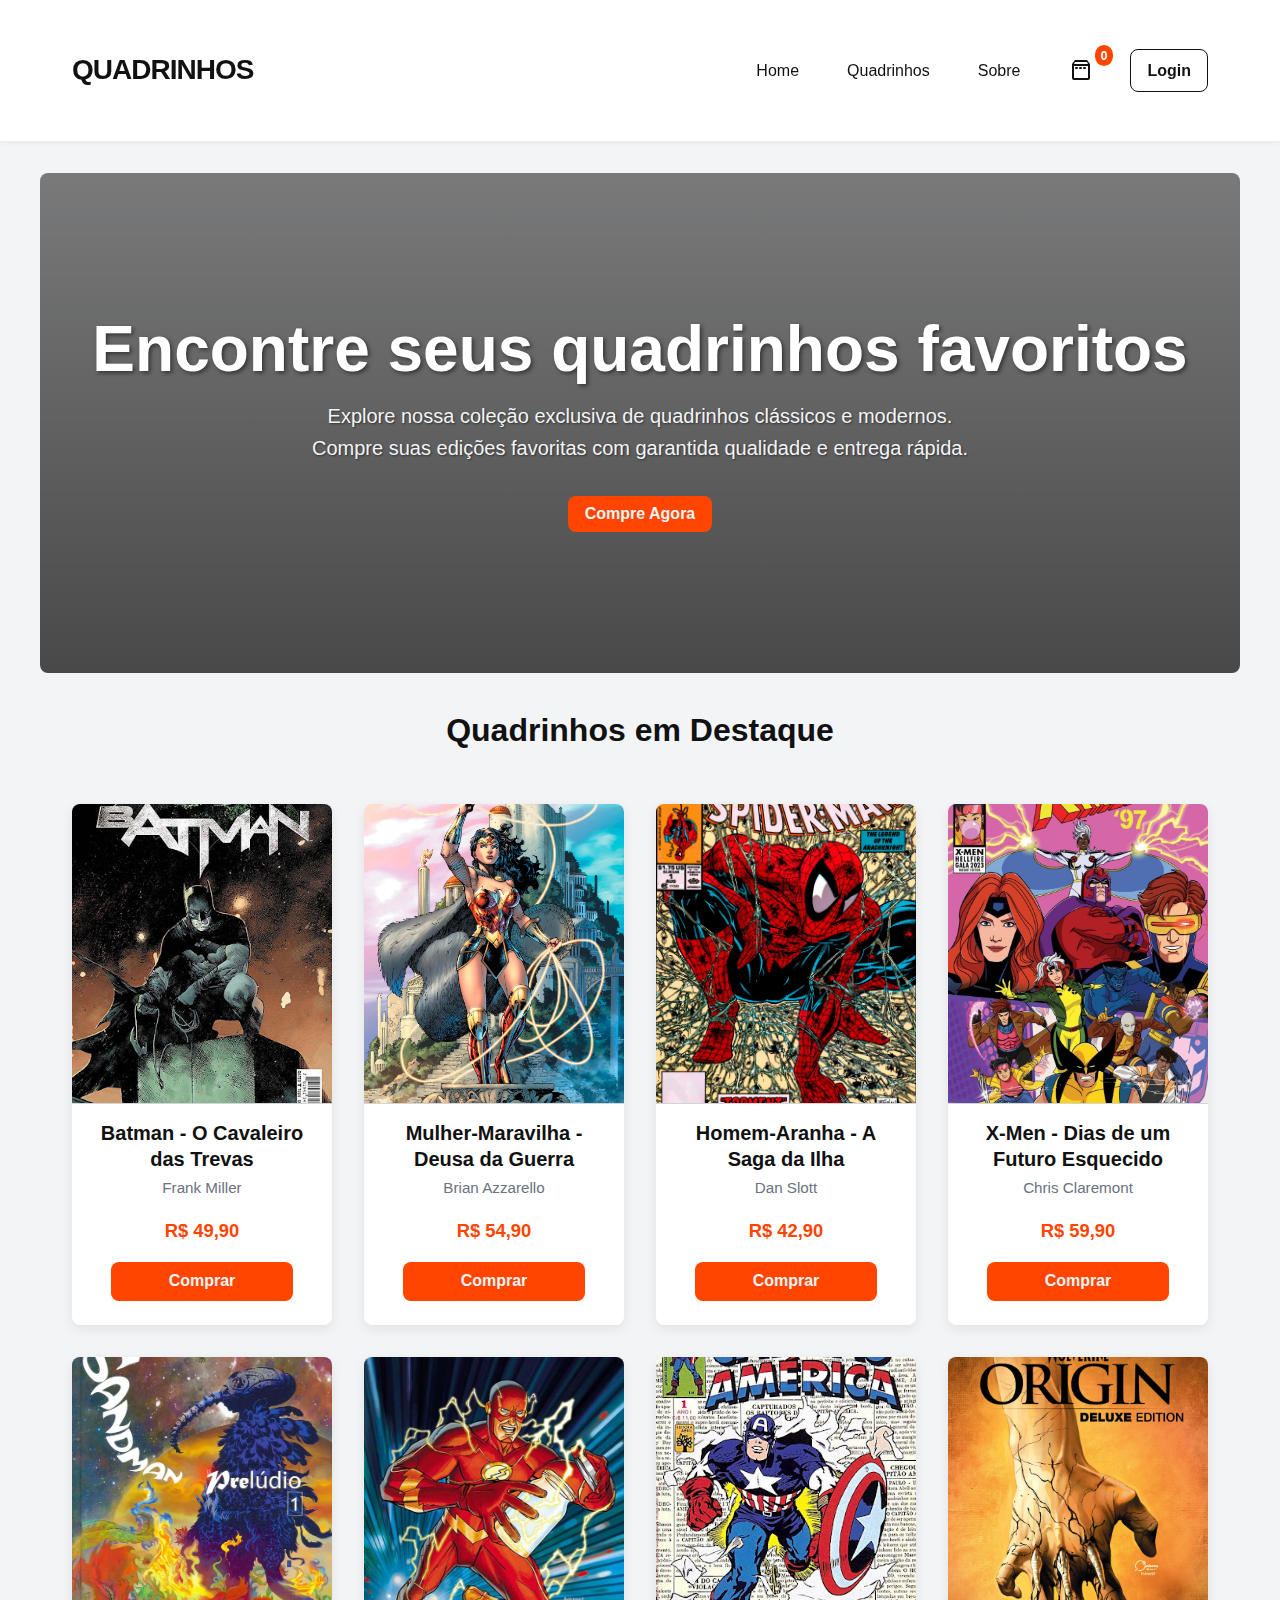
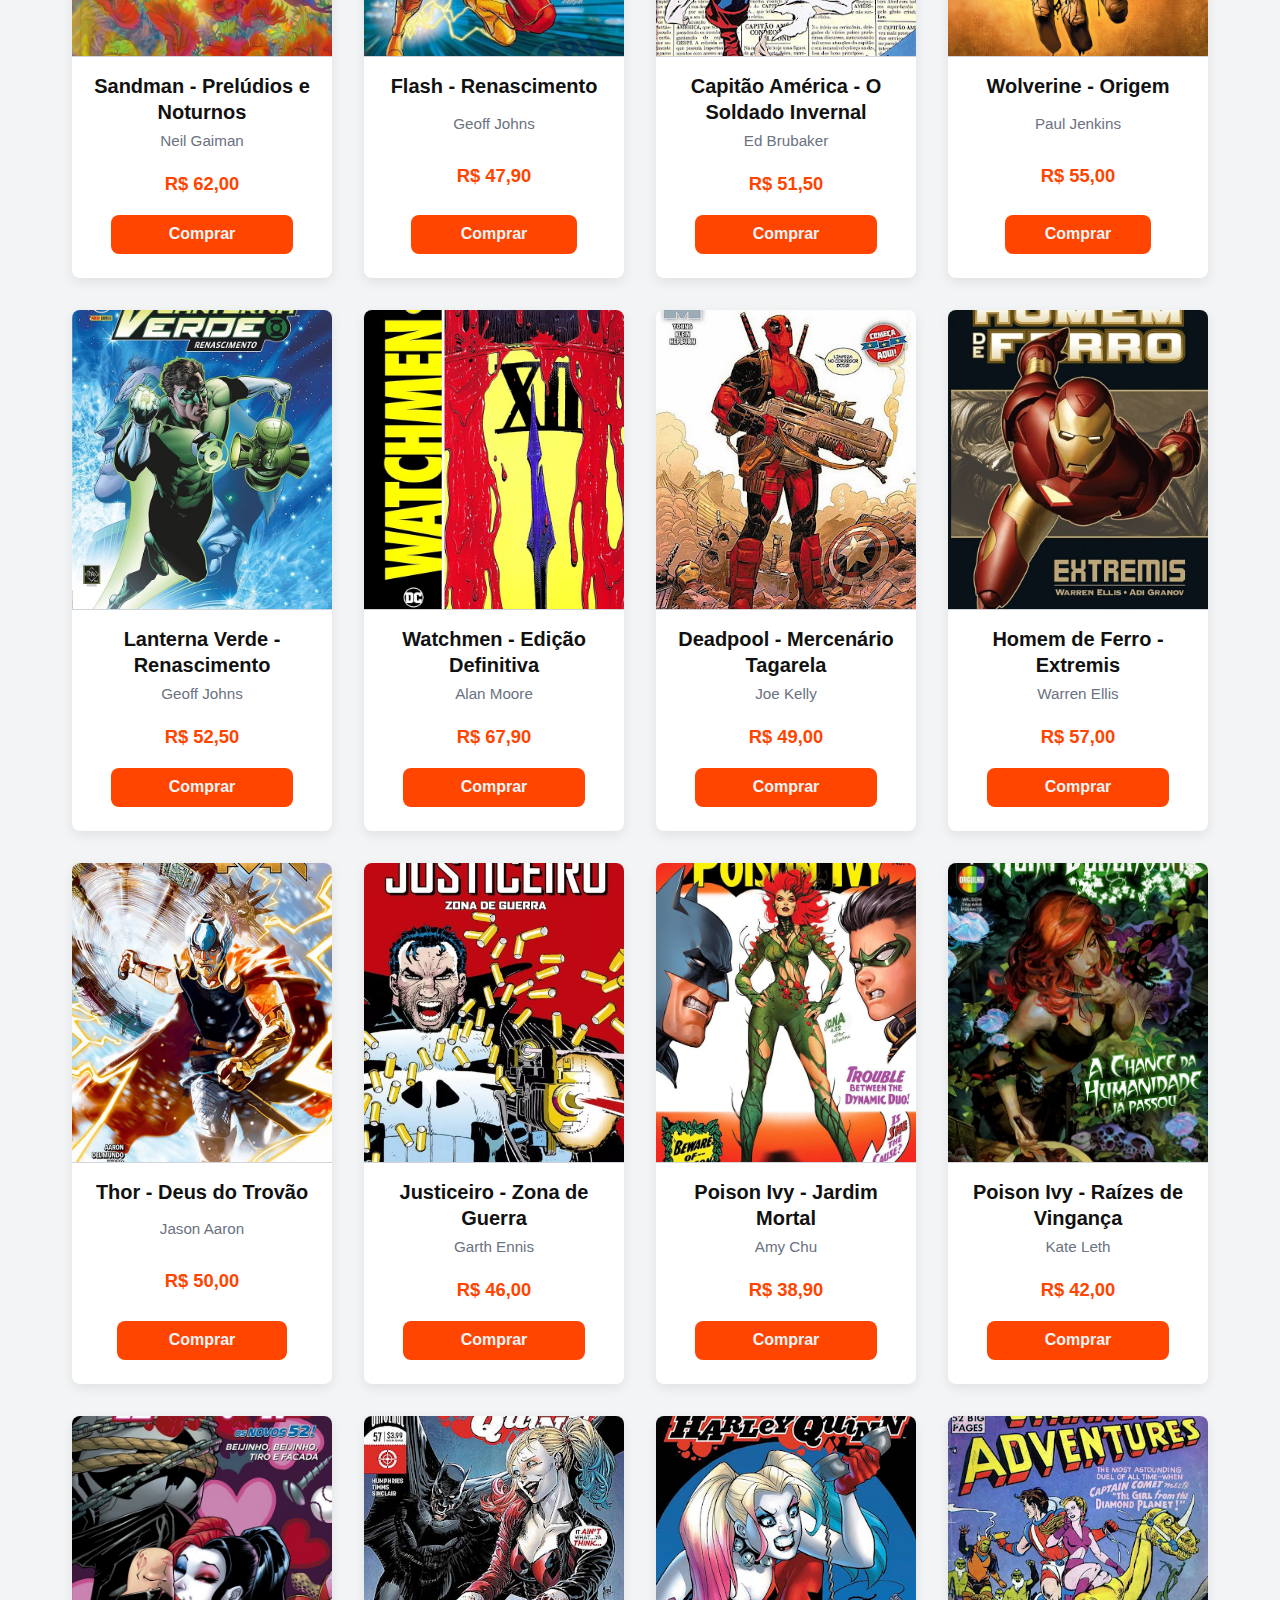
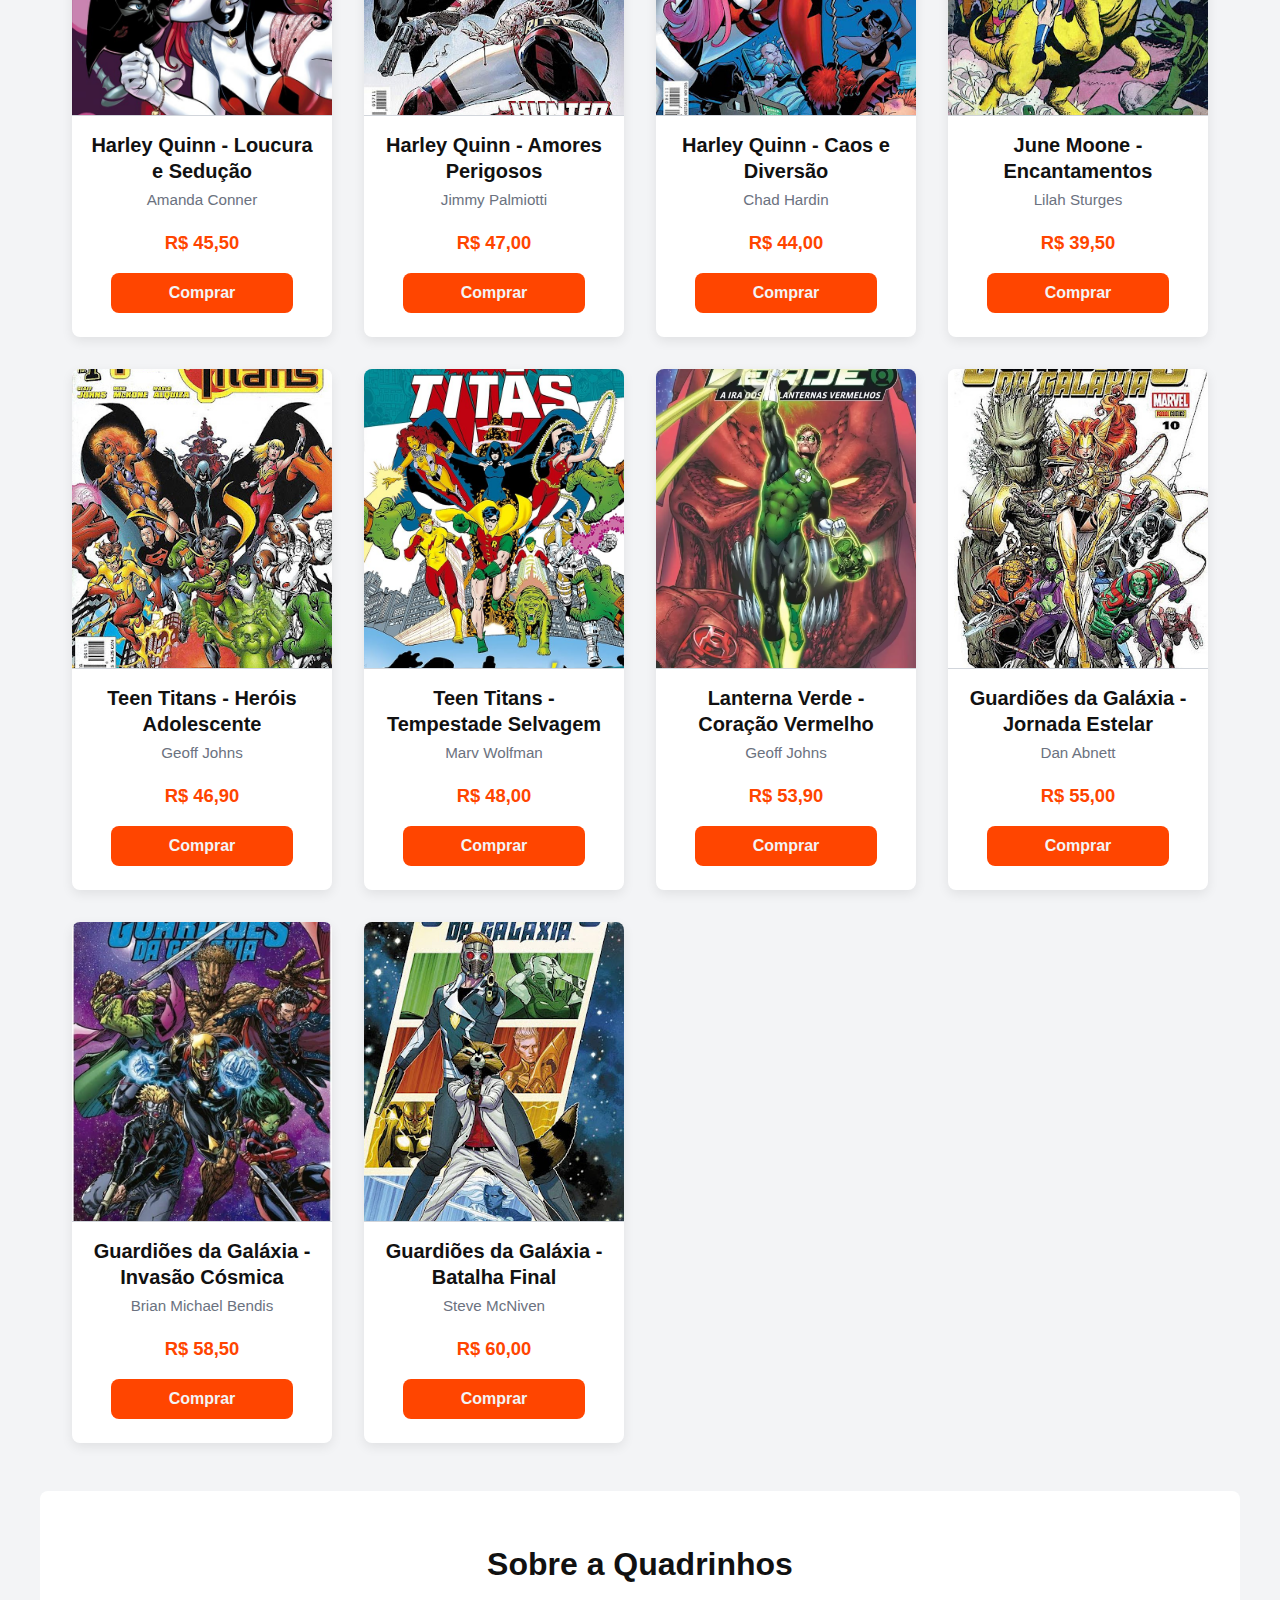
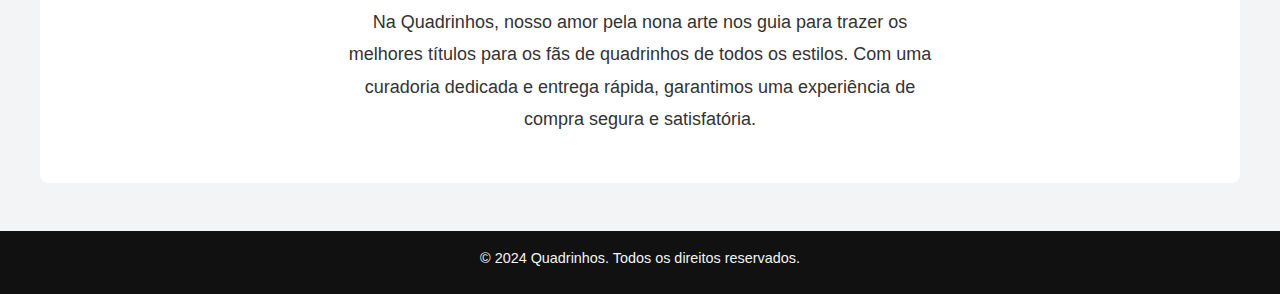
<file: ComicsMarketplace/index.html>
<!DOCTYPE html>
<html lang="pt-BR">

<head>
    <meta charset="UTF-8" />
    <meta name="viewport" content="width=device-width, initial-scale=1" />
    <title>Quadrinhos - Loja de Quadrinhos</title>
    <link rel="stylesheet" href="style.css" />
</head>

<body>
    <header class="sticky-top">
        <div class="container flex items-center justify-between" role="banner">
            <a href="index.html" class="logo" aria-label="Quadrinhos logo">Quadrinhos</a>
            <nav aria-label="Main navigation" class="flex items-center gap-4">
                <a href="#home" tabindex="0">Home</a>
                <a href="#comics" tabindex="0">Quadrinhos</a>
                <a href="#about" tabindex="0">Sobre</a>
                <a href="comics-admin.html" tabindex="0" id="adminLink" style="display:none;">Gerenciar Quadrinhos</a>
                <button id="cartBtn" class="button" aria-label="Ver carrinho de compras" title="Carrinho de compras">
                    <svg viewBox="0 0 24 24" aria-hidden="true" focusable="false" class="cart-icon">
                        <path
                            d="M6 2L3 6v14a2 2 0 0 0 2 2h14a2 2 0 0 0 2-2V6l-3-4H6zm0 2h12l1 2H5l1-2zm13 16H5V8h14v12zM9 10a1 1 0 0 1-1 1H7a1 1 0 0 1 0-2h1a1 1 0 0 1 1 1zm4 0a1 1 0 0 1-1 1h-1a1 1 0 0 1 0-2h1a1 1 0 0 1 1 1zm4 0a1 1 0 0 1-1 1h-1a1 1 0 0 1 0-2h1a1 1 0 0 1 1 1z" />
                    </svg>
                    <span id="cartItemCount">0</span>
                </button>
                <a href="login.html" id="loginBtn" class="button button-secondary"
                    aria-label="Acessar página de login">Login</a>
            </nav>
        </div>
    </header>

    <main>
        <section class="hero container" id="home" tabindex="-1">
            <h1>Encontre seus quadrinhos favoritos</h1>
            <p>Explore nossa coleção exclusiva de quadrinhos clássicos e modernos. Compre suas edições favoritas com
                garantida qualidade e entrega rápida.</p>
            <button class="button button-primary" onclick="scrollToComics()">Compre Agora</button>
        </section>

        <section class="container" id="comics" aria-labelledby="comics-title" tabindex="-1">
            <h2 id="comics-title" class="text-center"
                style="font-weight:700; font-size:2rem; color: var(--color-primary);">Quadrinhos em Destaque</h2>
            <div class="comics-grid" role="list">
                <article class="comic-card" role="listitem" tabindex="0"
                    aria-label="Comic: Batman - O Cavaleiro das Trevas, por Frank Miller. Preço R$49,90"
                    data-key="batman">
                    <div class="comic-image-container">
                        <img src="images/batman.jpg" alt="Capa do quadrinho Batman - O Cavaleiro das Trevas" />
                    </div>
                    <div class="comic-info">
                        <h3 class="comic-title">Batman - O Cavaleiro das Trevas</h3>
                        <p class="comic-author">Frank Miller</p>
                        <div class="comic-price">R$ 49,90</div>
                        <button class="button button-primary buy-button" aria-label="Comprar Batman">Comprar</button>
                    </div>
                </article>
                <article class="comic-card" role="listitem" tabindex="0"
                    aria-label="Comic: Mulher-Maravilha - Deusa da Guerra, por Brian Azzarello. Preço R$54,90"
                    data-key="wonderwoman">
                    <div class="comic-image-container">
                        <img src="images/mulher_maravilha.webp"
                            alt="Capa do quadrinho Mulher-Maravilha - Deusa da Guerra" />
                    </div>
                    <div class="comic-info">
                        <h3 class="comic-title">Mulher-Maravilha - Deusa da Guerra</h3>
                        <p class="comic-author">Brian Azzarello</p>
                        <div class="comic-price">R$ 54,90</div>
                        <button class="button button-primary buy-button"
                            aria-label="Comprar Mulher-Maravilha">Comprar</button>
                    </div>
                </article>
                <article class="comic-card" role="listitem" tabindex="0"
                    aria-label="Comic: Homem-Aranha - A Saga da Ilha, por Dan Slott. Preço R$42,90"
                    data-key="spiderman">
                    <div class="comic-image-container">
                        <img src="images/spider_man.webp" alt="Capa do quadrinho Homem-Aranha - A Saga da Ilha" />
                    </div>
                    <div class="comic-info">
                        <h3 class="comic-title">Homem-Aranha - A Saga da Ilha</h3>
                        <p class="comic-author">Dan Slott</p>
                        <div class="comic-price">R$ 42,90</div>
                        <button class="button button-primary buy-button"
                            aria-label="Comprar Homem-Aranha">Comprar</button>
                    </div>
                </article>
                <article class="comic-card" role="listitem" tabindex="0"
                    aria-label="Comic: X-Men - Dias de um Futuro Esquecido, por Chris Claremont. Preço R$59,90"
                    data-key="xmen">
                    <div class="comic-image-container">
                        <img src="images/xman.jpg" alt="Capa do quadrinho X-Men - Dias de um Futuro Esquecido" />
                    </div>
                    <div class="comic-info">
                        <h3 class="comic-title">X-Men - Dias de um Futuro Esquecido</h3>
                        <p class="comic-author">Chris Claremont</p>
                        <div class="comic-price">R$ 59,90</div>
                        <button class="button button-primary buy-button" aria-label="Comprar X-Men">Comprar</button>
                    </div>
                </article>
                <article class="comic-card" role="listitem" tabindex="0"
                    aria-label="Comic: Sandman - Prelúdios e Noturnos, por Neil Gaiman. Preço R$62,00"
                    data-key="sandman">
                    <div class="comic-image-container">
                        <img src="images/sandman.webp" alt="Capa do quadrinho Sandman - Prelúdios e Noturnos" />
                    </div>
                    <div class="comic-info">
                        <h3 class="comic-title">Sandman - Prelúdios e Noturnos</h3>
                        <p class="comic-author">Neil Gaiman</p>
                        <div class="comic-price">R$ 62,00</div>
                        <button class="button button-primary buy-button" aria-label="Comprar Sandman">Comprar</button>
                    </div>
                </article>
                <article class="comic-card" role="listitem" tabindex="0"
                    aria-label="Comic: Flash - Renascimento, por Geoff Johns. Preço R$47,90" data-key="flash">
                    <div class="comic-image-container">
                        <img src="images/flash.jpg" alt="Capa do quadrinho Flash - Renascimento" />
                    </div>
                    <div class="comic-info">
                        <h3 class="comic-title">Flash - Renascimento</h3>
                        <p class="comic-author">Geoff Johns</p>
                        <div class="comic-price">R$ 47,90</div>
                        <button class="button button-primary buy-button" aria-label="Comprar Flash">Comprar</button>
                    </div>
                </article>
                <article class="comic-card" role="listitem" tabindex="0"
                    aria-label="Comic: Capitão América - O Soldado Invernal, por Ed Brubaker. Preço R$51,50"
                    data-key="captainamerica">
                    <div class="comic-image-container">
                        <img src="images/capitao_america.jpg"
                            alt="Capa do quadrinho Capitão América - O Soldado Invernal" />
                    </div>
                    <div class="comic-info">
                        <h3 class="comic-title">Capitão América - O Soldado Invernal</h3>
                        <p class="comic-author">Ed Brubaker</p>
                        <div class="comic-price">R$ 51,50</div>
                        <button class="button button-primary buy-button"
                            aria-label="Comprar Capitão América">Comprar</button>
                    </div>
                </article>
                <article class="comic-card" role="listitem" tabindex="0"
                    aria-label="Comic: Wolverine - Origem, por Paul Jenkins. Preço R$55,00" data-key="wolverine">
                    <div class="comic-image-container">
                        <img src="images/wolverine.jpg" alt="Capa do quadrinho Wolverine - Origem" />
                    </div>
                    <div class="comic-info">
                        <h3 class="comic-title">Wolverine - Origem</h3>
                        <p class="comic-author">Paul Jenkins</p>
                        <div class="comic-price">R$ 55,00</div>
                        <button class="button button-primary buy-button" aria-label="Comprar Wolverine">Comprar</button>
                    </div>
                </article>
                <article class="comic-card" role="listitem" tabindex="0"
                    aria-label="Comic: Lanterna Verde - Renascimento, por Geoff Johns. Preço R$52,50"
                    data-key="greenlantern">
                    <div class="comic-image-container">
                        <img src="images/lanterna.jpg" alt="Capa do quadrinho Lanterna Verde - Renascimento" />
                    </div>
                    <div class="comic-info">
                        <h3 class="comic-title">Lanterna Verde - Renascimento</h3>
                        <p class="comic-author">Geoff Johns</p>
                        <div class="comic-price">R$ 52,50</div>
                        <button class="button button-primary buy-button"
                            aria-label="Comprar Lanterna Verde">Comprar</button>
                    </div>
                </article>
                <article class="comic-card" role="listitem" tabindex="0"
                    aria-label="Comic: Watchmen, por Alan Moore. Preço R$67,90" data-key="watchmen">
                    <div class="comic-image-container">
                        <img src="images/watchmen.jpg" alt="Capa do quadrinho Watchmen" />
                    </div>
                    <div class="comic-info">
                        <h3 class="comic-title">Watchmen - Edição Definitiva</h3>
                        <p class="comic-author">Alan Moore</p>
                        <div class="comic-price">R$ 67,90</div>
                        <button class="button button-primary buy-button" aria-label="Comprar Watchmen">Comprar</button>
                    </div>
                </article>
                <article class="comic-card" role="listitem" tabindex="0"
                    aria-label="Comic: Deadpool - Mercenário Tagarela, por Joe Kelly. Preço R$49,00"
                    data-key="deadpool">
                    <div class="comic-image-container">
                        <img src="images/deadpool.jpg" alt="Capa do quadrinho Deadpool - Mercenário Tagarela" />
                    </div>
                    <div class="comic-info">
                        <h3 class="comic-title">Deadpool - Mercenário Tagarela</h3>
                        <p class="comic-author">Joe Kelly</p>
                        <div class="comic-price">R$ 49,00</div>
                        <button class="button button-primary buy-button" aria-label="Comprar Deadpool">Comprar</button>
                    </div>
                </article>
                <article class="comic-card" role="listitem" tabindex="0"
                    aria-label="Comic: Homem de Ferro - Extremis, por Warren Ellis. Preço R$57,00" data-key="ironman">
                    <div class="comic-image-container">
                        <img src="images/ironman.jpg" alt="Capa do quadrinho Homem de Ferro - Extremis" />
                    </div>
                    <div class="comic-info">
                        <h3 class="comic-title">Homem de Ferro - Extremis</h3>
                        <p class="comic-author">Warren Ellis</p>
                        <div class="comic-price">R$ 57,00</div>
                        <button class="button button-primary buy-button"
                            aria-label="Comprar Homem de Ferro">Comprar</button>
                    </div>
                </article>
                <article class="comic-card" role="listitem" tabindex="0"
                    aria-label="Comic: Thor - Deus do Trovão, por Jason Aaron. Preço R$50,00" data-key="thor">
                    <div class="comic-image-container">
                        <img src="images/thor.webp" alt="Capa do quadrinho Thor - Deus do Trovão" />
                    </div>
                    <div class="comic-info">
                        <h3 class="comic-title">Thor - Deus do Trovão</h3>
                        <p class="comic-author">Jason Aaron</p>
                        <div class="comic-price">R$ 50,00</div>
                        <button class="button button-primary buy-button" aria-label="Comprar Thor">Comprar</button>
                    </div>
                </article>
                <article class="comic-card" role="listitem" tabindex="0"
                    aria-label="Comic: Justiceiro - Zona de Guerra, por Garth Ennis. Preço R$46,00" data-key="punisher">
                    <div class="comic-image-container">
                        <img src="images/justiceiro.webp" alt="Capa do quadrinho Justiceiro - Zona de Guerra" />
                    </div>
                    <div class="comic-info">
                        <h3 class="comic-title">Justiceiro - Zona de Guerra</h3>
                        <p class="comic-author">Garth Ennis</p>
                        <div class="comic-price">R$ 46,00</div>
                        <button class="button button-primary buy-button"
                            aria-label="Comprar Justiceiro">Comprar</button>
                    </div>
                </article>

                <article class="comic-card" role="listitem" tabindex="0"
                    aria-label="Comic: Poison Ivy - Jardim Mortal, por Amy Chu. Preço R$38,90" data-key="poisonivy1">
                    <div class="comic-image-container">
                        <img src="images/hera.webp" alt="Capa do quadrinho Poison Ivy - Jardim Mortal" />
                    </div>
                    <div class="comic-info">
                        <h3 class="comic-title">Poison Ivy - Jardim Mortal</h3>
                        <p class="comic-author">Amy Chu</p>
                        <div class="comic-price">R$ 38,90</div>
                        <button class="button button-primary buy-button"
                            aria-label="Comprar Poison Ivy Jardim Mortal">Comprar</button>
                    </div>
                </article>

                <article class="comic-card" role="listitem" tabindex="0"
                    aria-label="Comic: Poison Ivy - Raízes de Vingança, por Kate Leth. Preço R$42,00"
                    data-key="poisonivy2">
                    <div class="comic-image-container">
                        <img src="images/hera2.webp" alt="Capa do quadrinho Poison Ivy - Raízes de Vingança" />
                    </div>
                    <div class="comic-info">
                        <h3 class="comic-title">Poison Ivy - Raízes de Vingança</h3>
                        <p class="comic-author">Kate Leth</p>
                        <div class="comic-price">R$ 42,00</div>
                        <button class="button button-primary buy-button"
                            aria-label="Comprar Poison Ivy Raízes de Vingança">Comprar</button>
                    </div>
                </article>

                <article class="comic-card" role="listitem" tabindex="0"
                    aria-label="Comic: Harley Quinn - Loucura e Sedução, por Amanda Conner. Preço R$45,50"
                    data-key="harleyquinn1">
                    <div class="comic-image-container">
                        <img src="images/arlequina1.jpg" alt="Capa do quadrinho Harley Quinn - Loucura e Sedução" />
                    </div>
                    <div class="comic-info">
                        <h3 class="comic-title">Harley Quinn - Loucura e Sedução</h3>
                        <p class="comic-author">Amanda Conner</p>
                        <div class="comic-price">R$ 45,50</div>
                        <button class="button button-primary buy-button"
                            aria-label="Comprar Harley Quinn Loucura e Sedução">Comprar</button>
                    </div>
                </article>

                <article class="comic-card" role="listitem" tabindex="0"
                    aria-label="Comic: Harley Quinn - Amores Perigosos, por Jimmy Palmiotti. Preço R$47,00"
                    data-key="harleyquinn2">
                    <div class="comic-image-container">
                        <img src="images/arlequina2.jpg" alt="Capa do quadrinho Harley Quinn - Amores Perigosos" />
                    </div>
                    <div class="comic-info">
                        <h3 class="comic-title">Harley Quinn - Amores Perigosos</h3>
                        <p class="comic-author">Jimmy Palmiotti</p>
                        <div class="comic-price">R$ 47,00</div>
                        <button class="button button-primary buy-button"
                            aria-label="Comprar Harley Quinn Amores Perigosos">Comprar</button>
                    </div>
                </article>

                <article class="comic-card" role="listitem" tabindex="0"
                    aria-label="Comic: Harley Quinn - Caos e Diversão, por Chad Hardin. Preço R$44,00"
                    data-key="harleyquinn3">
                    <div class="comic-image-container">
                        <img src="images/arlequina3.jpg" alt="Capa do quadrinho Harley Quinn - Caos e Diversão" />
                    </div>
                    <div class="comic-info">
                        <h3 class="comic-title">Harley Quinn - Caos e Diversão</h3>
                        <p class="comic-author">Chad Hardin</p>
                        <div class="comic-price">R$ 44,00</div>
                        <button class="button button-primary buy-button"
                            aria-label="Comprar Harley Quinn Caos e Diversão">Comprar</button>
                    </div>
                </article>

                <article class="comic-card" role="listitem" tabindex="0"
                    aria-label="Comic: June Moone - Encantamentos, por Lilah Sturges. Preço R$39,50"
                    data-key="junemoone">
                    <div class="comic-image-container">
                        <img src="images/magia.jpg" alt="Capa do quadrinho June Moone - Encantamentos" />
                    </div>
                    <div class="comic-info">
                        <h3 class="comic-title">June Moone - Encantamentos</h3>
                        <p class="comic-author">Lilah Sturges</p>
                        <div class="comic-price">R$ 39,50</div>
                        <button class="button button-primary buy-button"
                            aria-label="Comprar June Moone Encantamentos">Comprar</button>
                    </div>
                </article>

                <article class="comic-card" role="listitem" tabindex="0"
                    aria-label="Comic: Teen Titans - Heróis Adolescente, por Geoff Johns. Preço R$46,90"
                    data-key="teentitans1">
                    <div class="comic-image-container">
                        <img src="images/teen1.jpg" alt="Capa do quadrinho Teen Titans - Heróis Adolescente" />
                    </div>
                    <div class="comic-info">
                        <h3 class="comic-title">Teen Titans - Heróis Adolescente</h3>
                        <p class="comic-author">Geoff Johns</p>
                        <div class="comic-price">R$ 46,90</div>
                        <button class="button button-primary buy-button"
                            aria-label="Comprar Teen Titans Heróis Adolescente">Comprar</button>
                    </div>
                </article>

                <article class="comic-card" role="listitem" tabindex="0"
                    aria-label="Comic: Teen Titans - Tempestade Selvagem, por Marv Wolfman. Preço R$48,00"
                    data-key="teentitans2">
                    <div class="comic-image-container">
                        <img src="images/teen2.jpg" alt="Capa do quadrinho Teen Titans - Tempestade Selvagem" />
                    </div>
                    <div class="comic-info">
                        <h3 class="comic-title">Teen Titans - Tempestade Selvagem</h3>
                        <p class="comic-author">Marv Wolfman</p>
                        <div class="comic-price">R$ 48,00</div>
                        <button class="button button-primary buy-button"
                            aria-label="Comprar Teen Titans Tempestade Selvagem">Comprar</button>
                    </div>
                </article>

                <article class="comic-card" role="listitem" tabindex="0"
                    aria-label="Comic: Lanterna Verde - Coração Vermelho, por Geoff Johns. Preço R$53,90"
                    data-key="greenlantern2">
                    <div class="comic-image-container">
                        <img src="images/lanterna2.webp" alt="Capa do quadrinho Lanterna Verde - Coração Vermelho" />
                    </div>
                    <div class="comic-info">
                        <h3 class="comic-title">Lanterna Verde - Coração Vermelho</h3>
                        <p class="comic-author">Geoff Johns</p>
                        <div class="comic-price">R$ 53,90</div>
                        <button class="button button-primary buy-button"
                            aria-label="Comprar Lanterna Verde Coração Vermelho">Comprar</button>
                    </div>
                </article>

                <article class="comic-card" role="listitem" tabindex="0"
                    aria-label="Comic: Guardiões da Galáxia - Jornada Estelar, por Dan Abnett. Preço R$55,00"
                    data-key="gotg1">
                    <div class="comic-image-container">
                        <img src="images/gg1.jpg" alt="Capa do quadrinho Guardiões da Galáxia - Jornada Estelar" />
                    </div>
                    <div class="comic-info">
                        <h3 class="comic-title">Guardiões da Galáxia - Jornada Estelar</h3>
                        <p class="comic-author">Dan Abnett</p>
                        <div class="comic-price">R$ 55,00</div>
                        <button class="button button-primary buy-button"
                            aria-label="Comprar Guardiões da Galáxia Jornada Estelar">Comprar</button>
                    </div>
                </article>

                <article class="comic-card" role="listitem" tabindex="0"
                    aria-label="Comic: Guardiões da Galáxia - Invasão Cósmica, por Brian Michael Bendis. Preço R$58,50"
                    data-key="gotg2">
                    <div class="comic-image-container">
                        <img src="images/g2.jpg" alt="Capa do quadrinho Guardiões da Galáxia - Invasão Cósmica" />
                    </div>
                    <div class="comic-info">
                        <h3 class="comic-title">Guardiões da Galáxia - Invasão Cósmica</h3>
                        <p class="comic-author">Brian Michael Bendis</p>
                        <div class="comic-price">R$ 58,50</div>
                        <button class="button button-primary buy-button"
                            aria-label="Comprar Guardiões da Galáxia Invasão Cósmica">Comprar</button>
                    </div>
                </article>

                <article class="comic-card" role="listitem" tabindex="0"
                    aria-label="Comic: Guardiões da Galáxia - Batalha Final, por Steve McNiven. Preço R$60,00"
                    data-key="gotg3">
                    <div class="comic-image-container">
                        <img src="images/gg5.jpg" alt="Capa do quadrinho Guardiões da Galáxia - Batalha Final" />
                    </div>
                    <div class="comic-info">
                        <h3 class="comic-title">Guardiões da Galáxia - Batalha Final</h3>
                        <p class="comic-author">Steve McNiven</p>
                        <div class="comic-price">R$ 60,00</div>
                        <button class="button button-primary buy-button"
                            aria-label="Comprar Guardiões da Galáxia Batalha Final">Comprar</button>
                    </div>
                </article>
            </div>
        </section>

        <section id="about" class="container text-center pb-20" tabindex="-1">
            <h2 style="font-weight:700; font-size:2rem; color: var(--color-primary); margin-bottom: 1rem;">Sobre a
                Quadrinhos</h2>
            <p
                style="max-width: 600px; margin-left:auto; margin-right:auto; color: var(--color-text); font-size: 1.125rem;">
                Na Quadrinhos, nosso amor pela nona arte nos guia para trazer os melhores títulos para os fãs de
                quadrinhos de todos os estilos.
                Com uma curadoria dedicada e entrega rápida, garantimos uma experiência de compra segura e satisfatória.
            </p>
        </section>
    </main>

    <div id="comicModalOverlay" role="dialog" aria-modal="true" aria-labelledby="modalTitle" tabindex="-1">
        <div id="modal">
            <button id="modalCloseBtn" aria-label="Fechar modal" title="Fechar modal">×</button>
            <h3 id="modalTitle"></h3>
            <p id="modalSynopsis"></p>
            <div id="modalPrice"></div>
            <button id="addToCartBtn" aria-label="Adicionar ao carrinho" title="Adicionar ao carrinho">
                <svg viewBox="0 0 24 24" aria-hidden="true" focusable="false">
                    <circle cx="9" cy="21" r="1.5" />
                    <circle cx="17" cy="21" r="1.5" />
                    <path d="M1 1h4l2.68 13.39a2 2 0 0 0 2 1.61h9.72a2 2 0 0 0 2-1.61L23 6H6" />
                </svg>
                Adicionar ao carrinho
            </button>
        </div>
    </div>

    <div id="shoppingCartModalOverlay" role="dialog" aria-modal="true" aria-labelledby="shoppingCartModalTitle"
        tabindex="-1">
        <div id="shoppingCartModal">
            <button id="shoppingCartModalCloseBtn" aria-label="Fechar carrinho" title="Fechar carrinho">×</button>
            <h3 id="shoppingCartModalTitle">Seu Carrinho</h3>
            <div id="cartItemsContainer" class="cart-items-container">
                <p class="empty-cart-message">Seu carrinho está vazio.</p>
            </div>
            <div id="cartSummary">
                <div class="cart-total">Total: <span id="cartTotal">R$ 0,00</span></div>
                <button id="checkoutBtn" class="button button-primary">Finalizar Compra</button>
                <button id="clearCartBtn" class="button button-secondary">Limpar Carrinho</button>
            </div>
        </div>
    </div>

    <footer>
        <p>© 2024 Quadrinhos. Todos os direitos reservados.</p>
    </footer>

    <script src="main.js"></script>
    <script src="auth.js"></script>
</body>

</html>
</file>
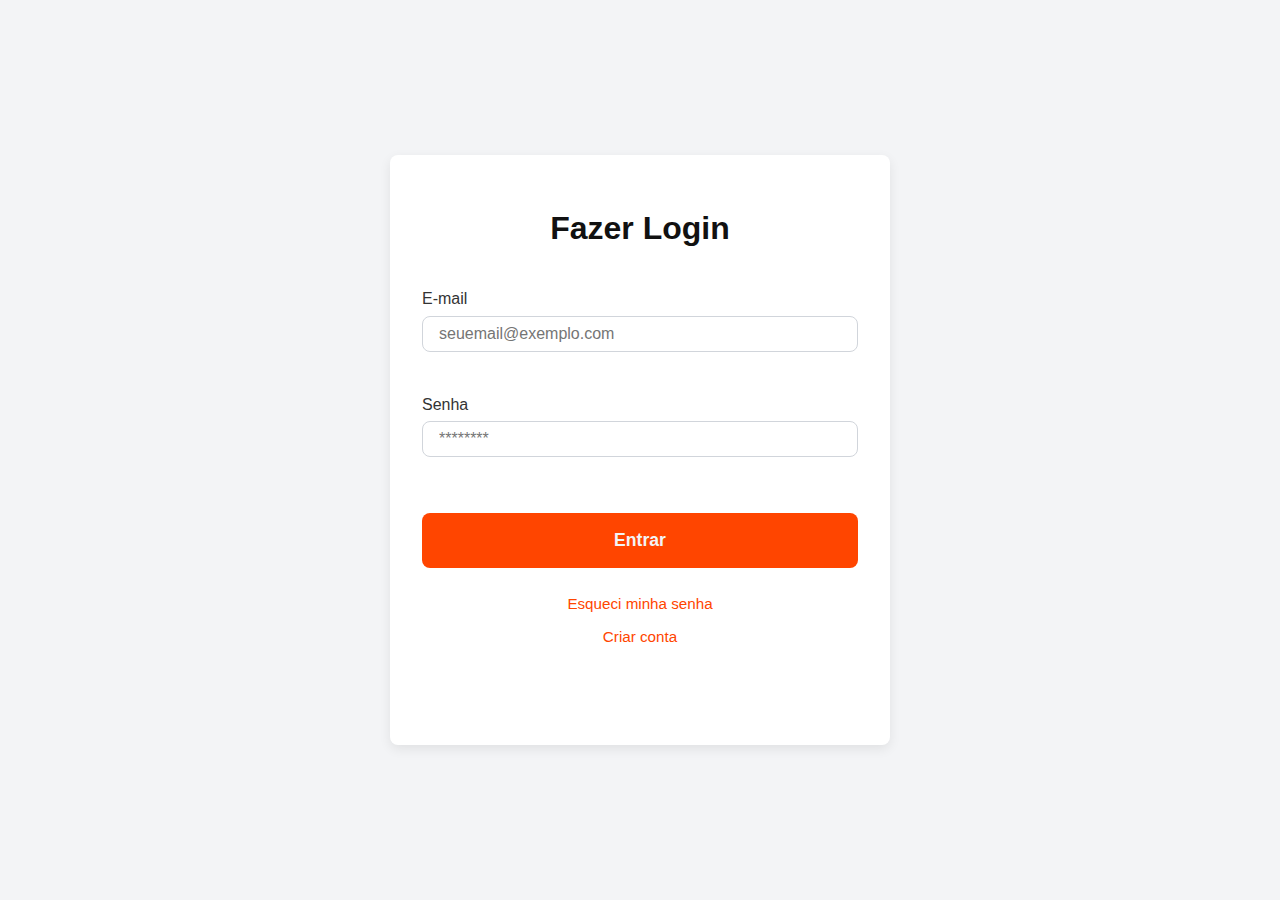
<file: ComicsMarketplace/login.html>
<!DOCTYPE html>
<html lang="pt-BR">
<head>
    <meta charset="UTF-8">
    <meta name="viewport" content="width=device-width, initial-scale=1.0">
    <title>Login - Quadrinhos</title>
    <link rel="stylesheet" href="style.css">
</head>
<body>
    <div class="form-page-container">
        <div class="form-container">
            <h2>Fazer Login</h2>
            <form id="loginForm">
                <div class="form-group">
                    <label for="loginEmail">E-mail</label>
                    <input type="email" id="loginEmail" placeholder="seuemail@exemplo.com" required>
                    <span class="error-message" id="loginEmailError"></span>
                </div>
                <div class="form-group">
                    <label for="loginPassword">Senha</label>
                    <input type="password" id="loginPassword" placeholder="********" required>
                    <span class="error-message" id="loginPasswordError"></span>
                </div>
                <div class="form-actions">
                    <button type="submit" class="button button-primary">Entrar</button>
                    <a href="#" class="form-link" id="forgotPasswordLink">Esqueci minha senha</a>
                    <a href="register.html" class="form-link" id="createAccountLink">Criar conta</a>
                </div>
                <div class="success-message" id="loginSuccessMessage"></div>
                <div class="error-message" id="loginErrorMessage"></div>
            </form>
        </div>
    </div>
    <script src="auth.js"></script>
</body>
</html>
</file>
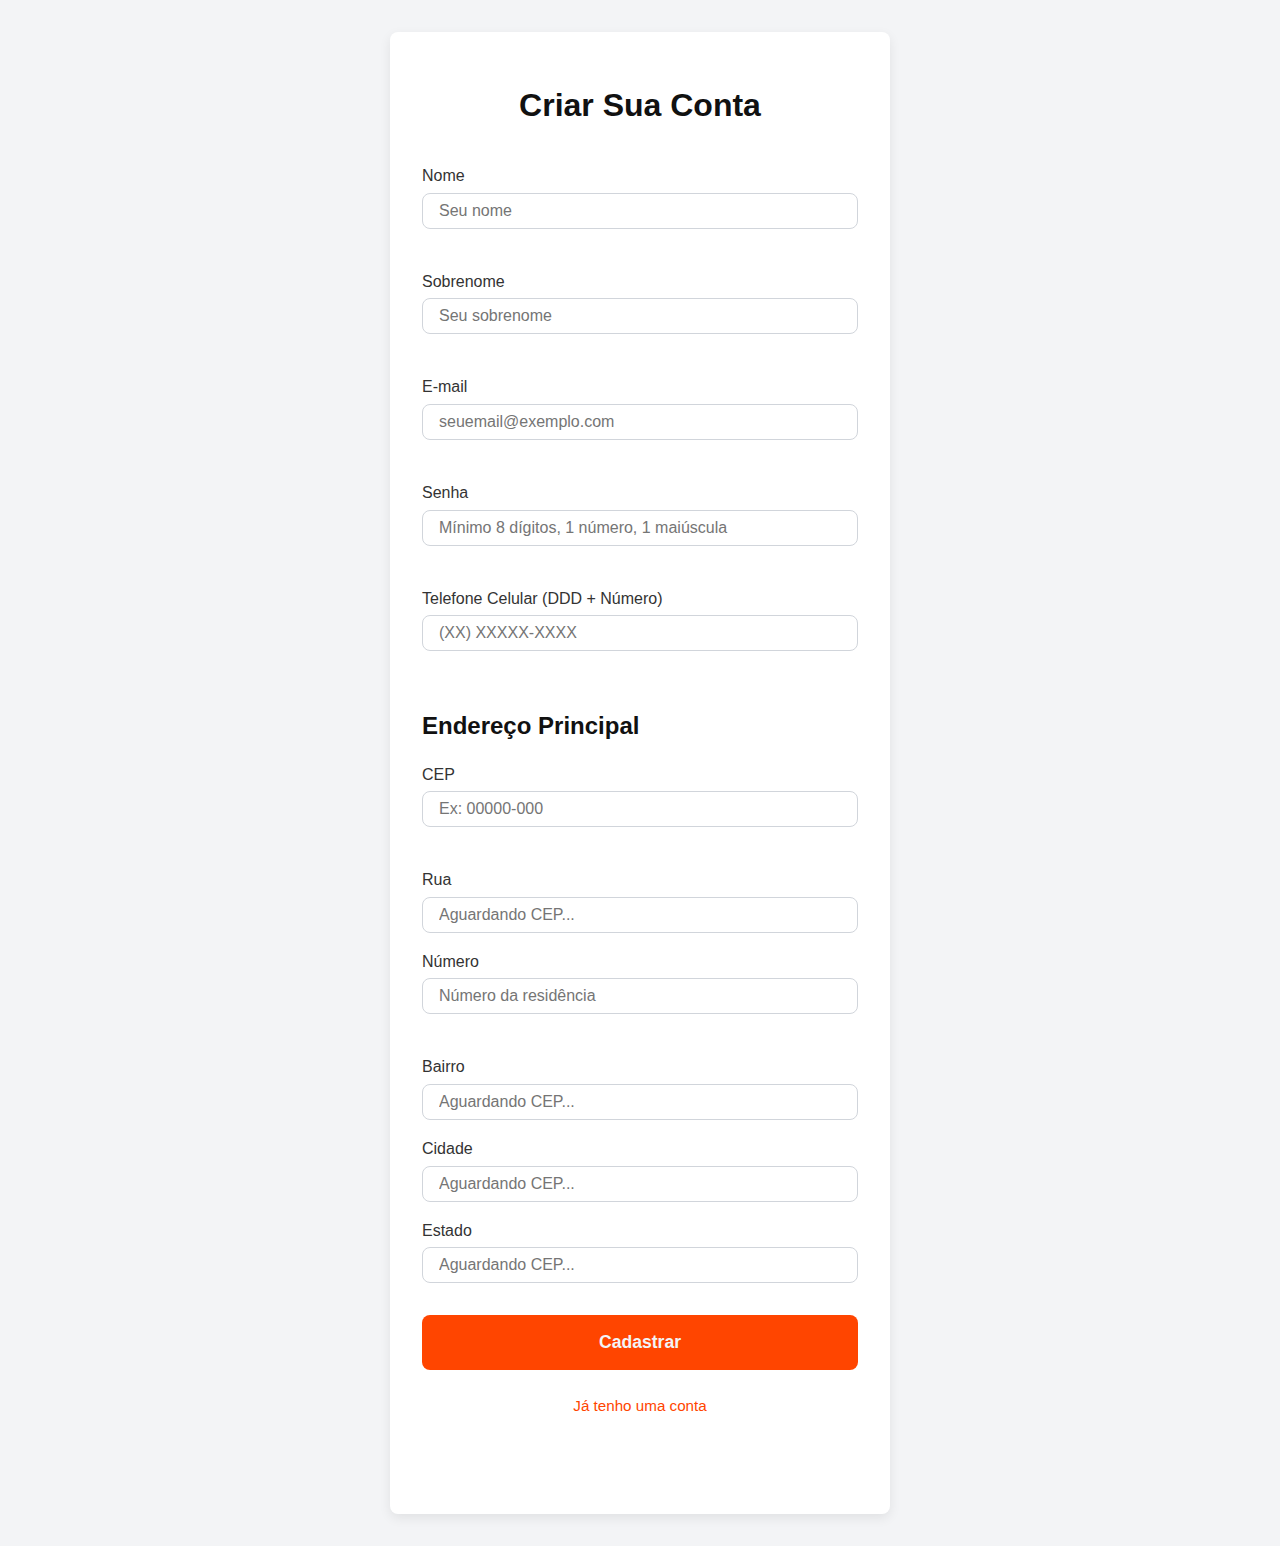
<file: ComicsMarketplace/register.html>
<!DOCTYPE html>
<html lang="pt-BR">
<head>
    <meta charset="UTF-8">
    <meta name="viewport" content="width=device-width, initial-scale=1.0">
    <title>Cadastro - Quadrinhos</title>
    <link rel="stylesheet" href="style.css">
</head>
<body>
    <div class="form-page-container">
        <div class="form-container">
            <h2>Criar Sua Conta</h2>
            <form id="registerForm">
                <div class="form-group">
                    <label for="regFirstName">Nome</label>
                    <input type="text" id="regFirstName" placeholder="Seu nome" required>
                    <span class="error-message" id="regFirstNameError"></span>
                </div>
                <div class="form-group">
                    <label for="regLastName">Sobrenome</label>
                    <input type="text" id="regLastName" placeholder="Seu sobrenome" required>
                    <span class="error-message" id="regLastNameError"></span>
                </div>
                <div class="form-group">
                    <label for="regEmail">E-mail</label>
                    <input type="email" id="regEmail" placeholder="seuemail@exemplo.com" required>
                    <span class="error-message" id="regEmailError"></span>
                </div>
                <div class="form-group">
                    <label for="regPassword">Senha</label>
                    <input type="password" id="regPassword" placeholder="Mínimo 8 dígitos, 1 número, 1 maiúscula" required>
                    <span class="error-message" id="regPasswordError"></span>
                </div>
                <div class="form-group">
                    <label for="regPhone">Telefone Celular (DDD + Número)</label>
                    <input type="tel" id="regPhone" placeholder="(XX) XXXXX-XXXX" required pattern="\(\d{2}\) \d{5}-\d{4}">
                    <span class="error-message" id="regPhoneError"></span>
                </div>
                <h3>Endereço Principal</h3>
                <div class="form-group">
                    <label for="regCEP">CEP</label>
                    <input type="text" id="regCEP" placeholder="Ex: 00000-000" maxlength="9" required>
                    <span class="error-message" id="regCEPError"></span>
                </div>
                <div class="form-group">
                    <label for="regAddressStreet">Rua</label>
                    <input type="text" id="regAddressStreet" placeholder="Aguardando CEP..." readonly>
                </div>
                <div class="form-group">
                    <label for="regAddressNumber">Número</label>
                    <input type="text" id="regAddressNumber" placeholder="Número da residência" required>
                    <span class="error-message" id="regAddressNumberError"></span>
                </div>
                <div class="form-group">
                    <label for="regAddressDistrict">Bairro</label>
                    <input type="text" id="regAddressDistrict" placeholder="Aguardando CEP..." readonly>
                </div>
                <div class="form-group">
                    <label for="regAddressCity">Cidade</label>
                    <input type="text" id="regAddressCity" placeholder="Aguardando CEP..." readonly>
                </div>
                <div class="form-group">
                    <label for="regAddressState">Estado</label>
                    <input type="text" id="regAddressState" placeholder="Aguardando CEP..." readonly>
                </div>
                <div class="form-actions">
                    <button type="submit" class="button button-primary">Cadastrar</button>
                    <a href="login.html" class="form-link">Já tenho uma conta</a>
                </div>
                <div class="success-message" id="registerSuccessMessage"></div>
                <div class="error-message" id="registerErrorMessage"></div>
            </form>
        </div>
    </div>
    <script src="auth.js"></script>
</body>
</html>
</file>
<file: ComicsMarketplace/style.css>
/* style.css */

/* --- Variáveis CSS --- */
:root {
    --color-primary: #111111; /* Preto para cabeçalhos e elementos principais */
    --color-primary-hover: #333333; /* Cinza escuro para hover */
    --color-accent: #ff4500; /* Laranja para destaques e botões */
    --color-accent-hover: #cc3700; /* Laranja mais escuro para hover */
    --color-text: #333333; /* Texto principal cinza escuro */
    --color-text-light: #f3f4f6; /* Texto claro para fundos escuros */
    --color-bg: #f3f4f6; /* Fundo cinza claro */
    --color-bg-dark: #ffffff; /* Fundo escuro para seções */
    --color-border: #d1d5db; /* Cor da borda */
    --color-success: #22c55e; /* Verde para sucesso */
    --color-error: #ef4444; /* Vermelho para erro */

    --font-family-sans: 'Arial', sans-serif;
    --font-family-serif: 'Georgia', serif;

    --spacing-xs: 0.25rem;
    --spacing-sm: 0.5rem;
    --spacing-md: 1rem;
    --spacing-lg: 1.5rem;
    --spacing-xl: 2rem;
    --spacing-xxl: 3rem;
    --spacing-3xl: 4rem;

    --radius: 0.5rem; /* Raio de borda padrão */
    --shadow: 0 4px 12px rgba(0, 0, 0, 0.08); /* Sombra padrão */
    --transition: all 0.3s ease; /* Transição padrão */
}

/* --- Reset Básico e Estilos Globais --- */
*, *::before, *::after {
    box-sizing: border-box;
    margin: 0;
    padding: 0;
}

html {
    scroll-behavior: smooth;
    font-size: 16px; /* Base font size */
}

body {
    font-family: var(--font-family-sans);
    line-height: 1.6;
    color: var(--color-text);
    background-color: var(--color-bg);
    -webkit-font-smoothing: antialiased;
    -moz-osx-font-smoothing: grayscale;
}

a {
    color: var(--color-primary);
    text-decoration: none;
    transition: var(--transition);
}

a:hover {
    color: var(--color-primary-hover);
    text-decoration: underline;
}

img {
    max-width: 100%;
    height: auto;
    display: block;
}

button {
    cursor: pointer;
    border: none;
    background: none;
    font-family: inherit;
    font-size: inherit;
    transition: var(--transition);
}

/* --- Utilitários / Layout Comum --- */
.container {
    max-width: 1200px;
    margin: 0 auto;
    padding: var(--spacing-xl); /* Mais padding para espaçamento */
}

.flex {
    display: flex;
}

.items-center {
    align-items: center;
}

.justify-between {
    justify-content: space-between;
}

.gap-4 {
    gap: var(--spacing-md);
}

.text-center {
    text-align: center;
}

.pb-20 {
    padding-bottom: 5rem; /* Um pouco mais de padding no final */
}

.sticky-top {
    position: sticky;
    top: 0;
    z-index: 1000; /* Garante que o header fique acima de outros elementos */
    background-color: #ffffff;
    box-shadow: 0 2px 4px rgba(0, 0, 0, 0.05);
}

/* --- Tipografia --- */
h1, h2, h3, h4 {
    color: var(--color-primary);
    font-weight: 700;
    margin-bottom: var(--spacing-sm);
}

h1 {
    font-size: 3rem;
    margin-bottom: var(--spacing-md);
}

h2 {
    font-size: 2.5rem;
    margin-bottom: var(--spacing-md);
}

h3 {
    font-size: 1.75rem;
}

p {
    margin-bottom: var(--spacing-sm);
}

/* --- Botões --- */
.button {
    display: inline-flex;
    align-items: center;
    justify-content: center;
    padding: var(--spacing-sm) var(--spacing-md);
    border-radius: var(--radius);
    font-weight: 600;
    font-size: 1rem;
    text-align: center;
    text-decoration: none;
    white-space: nowrap;
    transition: var(--transition);
    border: 1px solid transparent; /* Para evitar mudança de layout no hover */
}

.button-primary {
    background-color: var(--color-accent);
    color: var(--color-text-light);
}

.button-primary:hover {
    background-color: var(--color-accent-hover);
    color: var(--color-text-light);
    transform: translateY(-2px); /* Pequeno efeito de elevação */
    box-shadow: 0 4px 8px rgba(0, 0, 0, 0.1);
    text-decoration: none;
}

.button-secondary {
    background-color: transparent;
    color: var(--color-primary);
    border: 1px solid var(--color-primary);
}

.button-secondary:hover {
    background-color: var(--color-primary);
    color: var(--color-text-light);
    transform: translateY(-2px);
    box-shadow: 0 4px 8px rgba(0, 0, 0, 0.1);
    text-decoration: none;
}

.button:disabled {
    opacity: 0.6;
    cursor: not-allowed;
    filter: grayscale(100%);
}

/* --- Header --- */
header {
    background-color: #fff;
    padding: var(--spacing-md) 0;
    box-shadow: var(--shadow);
}

header .logo {
    font-size: 1.75rem;
    font-weight: 800;
    color: var(--color-primary);
    text-transform: uppercase;
    letter-spacing: -1px;
    margin-right: var(--spacing-xl);
    text-decoration: none; /* Remove underline by default */
}

header nav a {
    color: var(--color-primary);
    font-weight: 500;
    padding: var(--spacing-sm) var(--spacing-md);
    border-radius: var(--radius);
    text-decoration: none;
    white-space: nowrap;
}

header nav a:hover {
    background-color: var(--color-bg);
    color: var(--color-accent);
    text-decoration: none;
}

.cart-icon {
    width: 24px;
    height: 24px;
    fill: currentColor; /* Usa a cor do texto do botão */
    margin-right: var(--spacing-xs);
}

#cartBtn {
    position: relative;
    padding-right: var(--spacing-md); /* Espaço extra para o contador */
    color: var(--color-primary);
}

#cartBtn:hover {
    color: var(--color-accent);
}

#cartItemCount {
    position: absolute;
    top: -5px;
    right: 0px;
    background-color: var(--color-accent);
    color: white;
    font-size: 0.75rem;
    font-weight: bold;
    border-radius: 50%;
    padding: 0.1em 0.5em;
    min-width: 1.5em; /* Garante que seja um círculo/oval */
    text-align: center;
    line-height: 1.5em; /* Centraliza o texto verticalmente */
}

/* --- Hero Section --- */
.hero {
    background: linear-gradient(rgba(0, 0, 0, 0.5), rgba(0, 0, 0, 0.7)), url('https://cdn.pixabay.com/photo/2016/09/08/23/18/comic-1655767_1280.jpg') no-repeat center center/cover;
    color: white;
    text-align: center;
    padding: 8rem var(--spacing-xl);
    min-height: 500px;
    display: flex;
    flex-direction: column;
    justify-content: center;
    align-items: center;
    position: relative;
    overflow: hidden; /* Garante que o gradiente não vaze */
    border-radius: var(--radius);
    margin-top: var(--spacing-xl);
}

.hero h1 {
    font-size: 4rem;
    margin-bottom: var(--spacing-md);
    color: white;
    text-shadow: 2px 2px 4px rgba(0, 0, 0, 0.5);
    line-height: 1.1;
}

.hero p {
    font-size: 1.25rem;
    margin-bottom: var(--spacing-xl);
    max-width: 700px;
    color: var(--color-text-light);
    text-shadow: 1px 1px 2px rgba(0, 0, 0, 0.5);
}

/* --- Comics Grid --- */
#comics {
    padding-top: var(--spacing-xl);
    padding-bottom: var(--spacing-xxl);
}

.comics-grid {
    display: grid;
    grid-template-columns: repeat(auto-fill, minmax(250px, 1fr)); /* Responsivo */
    gap: var(--spacing-xl);
    margin-top: var(--spacing-xxl);
    justify-items: center;
}

.comic-card {
    background-color: #fff;
    border-radius: var(--radius);
    box-shadow: var(--shadow);
    overflow: hidden;
    transition: transform 0.2s ease, box-shadow 0.2s ease;
    width: 100%;
    max-width: 300px; /* Limita a largura dos cards */
    display: flex;
    flex-direction: column;
    align-items: center; /* Centraliza o conteúdo dentro do card */
    padding-bottom: var(--spacing-md); /* Espaçamento inferior dentro do card */
}

.comic-card:hover {
    transform: translateY(-5px);
    box-shadow: 0 8px 20px rgba(0, 0, 0, 0.15);
}

.comic-image-container {
    width: 100%;
    height: 300px; /* Altura fixa para as imagens */
    overflow: hidden;
    display: flex;
    justify-content: center;
    align-items: center;
    border-bottom: 1px solid var(--color-border);
    margin-bottom: var(--spacing-md);
}

.comic-image-container img {
    width: 100%;
    height: 100%;
    object-fit: cover; /* Garante que a imagem preencha o container */
    transition: transform 0.3s ease;
}

.comic-card:hover .comic-image-container img {
    transform: scale(1.05);
}

.comic-info {
    padding: 0 var(--spacing-md) var(--spacing-sm) var(--spacing-md);
    text-align: center; /* Centraliza o texto da info */
    flex-grow: 1; /* Permite que o info ocupe o espaço restante */
    display: flex;
    flex-direction: column;
    justify-content: space-between;
}

.comic-title {
    font-size: 1.25rem;
    margin-bottom: var(--spacing-xs);
    color: var(--color-primary);
    line-height: 1.3;
}

.comic-author {
    font-size: 0.95rem;
    color: #6b7280;
    margin-bottom: var(--spacing-sm);
}

.comic-price {
    font-size: 1.15rem;
    font-weight: 700;
    color: var(--color-accent);
    margin-top: var(--spacing-sm);
    margin-bottom: var(--spacing-md); /* Espaçamento antes do botão */
}

.comic-card .buy-button {
    width: 80%; /* Botão com largura menor dentro do card */
    margin: 0 auto; /* Centraliza o botão */
    padding: 0.6rem 1rem;
    font-size: 1rem;
}


/* --- About Section --- */
#about {
    background-color: var(--color-bg-dark);
    color: white;
    padding: var(--spacing-xxl) var(--spacing-xl);
    border-radius: var(--radius);
}

#about h2 {
    color: white;
}

#about p {
    color: white;
    font-size: 1.1rem;
    max-width: 800px;
    margin: 0 auto;
    line-height: 1.8;
}

/* --- Footer --- */
footer {
    background-color: var(--color-primary);
    color: var(--color-text-light);
    text-align: center;
    padding: var(--spacing-md) 0;
    margin-top: var(--spacing-xxl);
    font-size: 0.9rem;
}

/* --- Modal Base --- */
.modal-overlay {
    position: fixed;
    top: 0;
    left: 0;
    width: 100%;
    height: 100%;
    background-color: rgba(0, 0, 0, 0.7);
    display: flex;
    justify-content: center;
    align-items: center;
    z-index: 2000;
    opacity: 0;
    visibility: hidden;
    transition: opacity 0.3s ease, visibility 0.3s ease;
}

.modal-overlay.active {
    opacity: 1;
    visibility: visible;
}

.modal {
    background-color: #fff;
    padding: var(--spacing-xl);
    border-radius: var(--radius);
    width: 90%;
    max-width: 600px;
    position: relative;
    box-shadow: var(--shadow);
    transform: translateY(20px);
    transition: transform 0.3s ease;
}

.modal-overlay.active .modal {
    transform: translateY(0);
}

.modal-close-btn {
    position: absolute;
    top: var(--spacing-md);
    right: var(--spacing-md);
    background: none;
    border: none;
    font-size: 2rem;
    color: #6b7280;
    cursor: pointer;
    line-height: 1;
    transition: color 0.2s ease;
}

.modal-close-btn:hover {
    color: var(--color-primary);
}

/* --- Modal de Detalhes do Quadrinho --- */
#modal { /* O id original era apenas 'modal' */
    background-color: #fff;
    padding: var(--spacing-xl);
    border-radius: var(--radius);
    width: 90%;
    max-width: 600px;
    position: relative;
    box-shadow: var(--shadow);
    transform: translateY(20px);
    transition: transform 0.3s ease;
}

#comicModalOverlay { /* ID específico para o overlay */
    position: fixed;
    top: 0;
    left: 0;
    width: 100%;
    height: 100%;
    background-color: rgba(0, 0, 0, 0.7);
    display: flex;
    justify-content: center;
    align-items: center;
    z-index: 2000;
    opacity: 0;
    visibility: hidden;
    transition: opacity 0.3s ease, visibility 0.3s ease;
}

#comicModalOverlay.active {
    opacity: 1;
    visibility: visible;
}

#comicModalOverlay.active #modal {
    transform: translateY(0);
}

#modalCloseBtn {
    position: absolute;
    top: var(--spacing-md);
    right: var(--spacing-md);
    background: none;
    border: none;
    font-size: 2rem;
    color: #6b7280;
    cursor: pointer;
    line-height: 1;
    transition: color 0.2s ease;
}

#modalCloseBtn:hover {
    color: var(--color-primary);
}


#modalTitle {
    font-size: 2rem;
    margin-bottom: var(--spacing-md);
    text-align: center;
}

#modalSynopsis {
    font-size: 1rem;
    line-height: 1.7;
    margin-bottom: var(--spacing-md);
    color: #555;
    text-align: justify;
}

#modalPrice {
    font-size: 1.5rem;
    font-weight: 700;
    color: var(--color-accent);
    text-align: center;
    margin-bottom: var(--spacing-xl);
}

#addToCartBtn {
    display: flex;
    align-items: center;
    justify-content: center;
    width: 100%;
    background-color: var(--color-accent);
    color: white;
    padding: var(--spacing-md) var(--spacing-xl);
    border-radius: var(--radius);
    font-size: 1.1rem;
    font-weight: 600;
    transition: var(--transition);
}

#addToCartBtn:hover {
    background-color: var(--color-accent-hover);
    transform: translateY(-2px);
    box-shadow: 0 4px 8px rgba(0, 0, 0, 0.1);
}

#addToCartBtn svg {
    width: 24px;
    height: 24px;
    fill: currentColor;
    margin-right: var(--spacing-sm);
}

/* --- Modal do Carrinho de Compras --- */
#shoppingCartModalOverlay {
    position: fixed;
    top: 0;
    left: 0;
    width: 100%;
    height: 100%;
    background-color: rgba(0, 0, 0, 0.7);
    display: flex;
    justify-content: center;
    align-items: center;
    z-index: 2000;
    opacity: 0;
    visibility: hidden;
    transition: opacity 0.3s ease, visibility 0.3s ease;
}

#shoppingCartModalOverlay.active {
    opacity: 1;
    visibility: visible;
}

#shoppingCartModal {
    background-color: #fff;
    padding: var(--spacing-xl);
    border-radius: var(--radius);
    width: 90%;
    max-width: 700px; /* Maior para o carrinho */
    height: 80%; /* Para scroll interno */
    display: flex;
    flex-direction: column;
    position: relative;
    box-shadow: var(--shadow);
    transform: translateY(20px);
    transition: transform 0.3s ease;
}

#shoppingCartModalOverlay.active #shoppingCartModal {
    transform: translateY(0);
}


#shoppingCartModalCloseBtn {
    position: absolute;
    top: var(--spacing-md);
    right: var(--spacing-md);
    background: none;
    border: none;
    font-size: 2rem;
    color: #6b7280;
    cursor: pointer;
    line-height: 1;
    transition: color 0.2s ease;
}

#shoppingCartModalCloseBtn:hover {
    color: var(--color-primary);
}

#shoppingCartModalTitle {
    font-size: 2rem;
    margin-bottom: var(--spacing-xl);
    text-align: center;
}

.cart-items-container {
    flex-grow: 1; /* Permite que a lista de itens ocupe o espaço */
    overflow-y: auto; /* Adiciona scroll se os itens excederem a altura */
    margin-bottom: var(--spacing-xl);
    padding-right: var(--spacing-sm); /* Espaço para a barra de scroll */
}

.cart-item {
    display: flex;
    align-items: center;
    padding: var(--spacing-md) 0;
    border-bottom: 1px solid var(--color-border);
}

.cart-item:last-child {
    border-bottom: none;
}

.cart-item img {
    width: 80px;
    height: 80px;
    object-fit: cover;
    border-radius: var(--radius);
    margin-right: var(--spacing-md);
    flex-shrink: 0; /* Não encolhe a imagem */
}

.cart-item-details {
    flex-grow: 1;
    text-align: left;
}

.cart-item-details h4 {
    font-size: 1.1rem;
    margin-bottom: var(--spacing-xs);
}

.cart-item-details p {
    font-size: 0.9rem;
    color: #6b7280;
    margin-bottom: var(--spacing-xs);
}

.cart-item-price {
    font-weight: 600;
    color: var(--color-accent);
    margin-left: var(--spacing-md);
    flex-shrink: 0;
}

.remove-item-btn {
    background-color: var(--color-error);
    color: white;
    border-radius: 50%;
    width: 28px;
    height: 28px;
    display: flex;
    align-items: center;
    justify-content: center;
    font-size: 1.2rem;
    margin-left: var(--spacing-md);
    flex-shrink: 0;
    transition: background-color 0.2s ease;
}

.remove-item-btn:hover {
    background-color: #dc2626;
}

.empty-cart-message {
    text-align: center;
    color: #6b7280;
    font-size: 1.1rem;
    margin-top: var(--spacing-xl);
}

#cartSummary {
    margin-top: var(--spacing-xl);
    padding-top: var(--spacing-md);
    border-top: 1px solid var(--color-border);
    text-align: right;
}

.cart-total {
    font-size: 1.5rem;
    font-weight: 700;
    color: var(--color-primary);
    margin-bottom: var(--spacing-md);
}

#checkoutBtn, #clearCartBtn {
    margin-left: var(--spacing-sm);
    width: auto;
    padding: var(--spacing-sm) var(--spacing-md);
}

/* --- Estilos para as páginas de formulário (login, cadastro) --- */
.form-page-container {
    display: flex;
    justify-content: center;
    align-items: center;
    min-height: 100vh;
    background-color: var(--color-bg);
    padding: var(--spacing-xl);
}

.form-container {
    background-color: #fff;
    border-radius: var(--radius);
    box-shadow: var(--shadow);
    padding: var(--spacing-xxl) var(--spacing-xl);
    width: 100%;
    max-width: 500px;
    text-align: center;
}

.form-container h2 {
    font-size: 2rem;
    color: var(--color-primary);
    margin-bottom: var(--spacing-xl);
}

.form-group {
    margin-bottom: var(--spacing-md);
    text-align: left;
}

.form-group label {
    display: block;
    font-weight: 500;
    margin-bottom: var(--spacing-xs);
    color: var(--color-text);
}

.form-group input[type="text"],
.form-group input[type="email"],
.form-group input[type="password"],
.form-group input[type="tel"] {
    width: 100%;
    padding: var(--spacing-sm) var(--spacing-md);
    border: 1px solid var(--color-border);
    border-radius: var(--radius);
    font-size: 1rem;
    color: var(--color-text);
    transition: border-color 0.3s ease, box-shadow 0.3s ease;
}

.form-group input[type="text"]:focus,
.form-group input[type="email"]:focus,
.form-group input[type="password"]:focus,
.form-group input[type="tel"]:focus {
    outline: none;
    border-color: var(--color-accent);
    box-shadow: 0 0 0 3px rgba(255, 69, 0, 0.2); /* Sombra mais visível no foco */
}

.form-container h3 {
    font-size: 1.5rem;
    margin-top: var(--spacing-xl);
    margin-bottom: var(--spacing-md);
    color: var(--color-primary);
    text-align: left;
}

.form-actions {
    margin-top: var(--spacing-xl);
}

.form-actions .button {
    width: 100%;
    padding: var(--spacing-md) var(--spacing-lg);
    font-size: 1.1rem;
    margin-bottom: var(--spacing-md);
}

.form-link {
    display: block;
    margin-top: var(--spacing-sm);
    color: var(--color-accent);
    font-size: 0.95rem;
    transition: color 0.3s ease, text-decoration 0.3s ease;
}

.form-link:hover {
    color: var(--color-accent-hover);
    text-decoration: underline;
}

.error-message {
    color: var(--color-error);
    font-size: 0.875rem;
    margin-top: var(--spacing-xs);
    text-align: left;
    display: block;
    min-height: 1.25rem; /* Garante que o layout não salte ao aparecer/desaparecer */
}

.success-message {
    color: var(--color-success);
    font-size: 0.875rem;
    margin-top: var(--spacing-xs);
    text-align: left;
    display: block;
    min-height: 1.25rem; /* Garante que o layout não salte ao aparecer/desaparecer */
}

/* Estilo para campos inválidos */
input.invalid {
    border-color: var(--color-error) !important;
}

/* Estilo para campos válidos */
input.valid {
    border-color: var(--color-success) !important;
}

/* --- Responsividade Básica --- */
@media (max-width: 768px) {
    .container {
        padding: var(--spacing-lg);
    }

    .flex {
        flex-direction: column;
        align-items: center;
    }

    header nav {
        margin-top: var(--spacing-md);
    }

    header nav a, #cartBtn {
        padding: var(--spacing-sm);
    }

    .hero {
        padding: 4rem var(--spacing-md);
    }

    .hero h1 {
        font-size: 2.5rem;
    }

    .hero p {
        font-size: 1rem;
    }

    .comics-grid {
        grid-template-columns: 1fr; /* Uma coluna em telas menores */
    }

    .comic-card {
        max-width: 350px; /* Um pouco mais de largura para single column */
    }

    .modal, #modal, #shoppingCartModal {
        padding: var(--spacing-lg);
    }

    .form-container {
        padding: var(--spacing-xl);
    }

    .form-container h2 {
        font-size: 1.75rem;
    }
}

@media (max-width: 480px) {
    header .logo {
        font-size: 1.5rem;
        margin-right: 0;
    }

    header nav {
        width: 100%;
        justify-content: center;
        flex-wrap: wrap;
        gap: var(--spacing-sm);
    }

    #cartBtn {
        margin-left: 0;
    }

    .hero h1 {
        font-size: 2rem;
    }

    .hero p {
        font-size: 0.9rem;
    }

    .form-container {
        padding: var(--spacing-lg);
    }

    .form-container h2 {
        font-size: 1.5rem;
    }

    .form-actions .button {
        font-size: 1rem;
        padding: var(--spacing-sm);
    }
}
</file>
